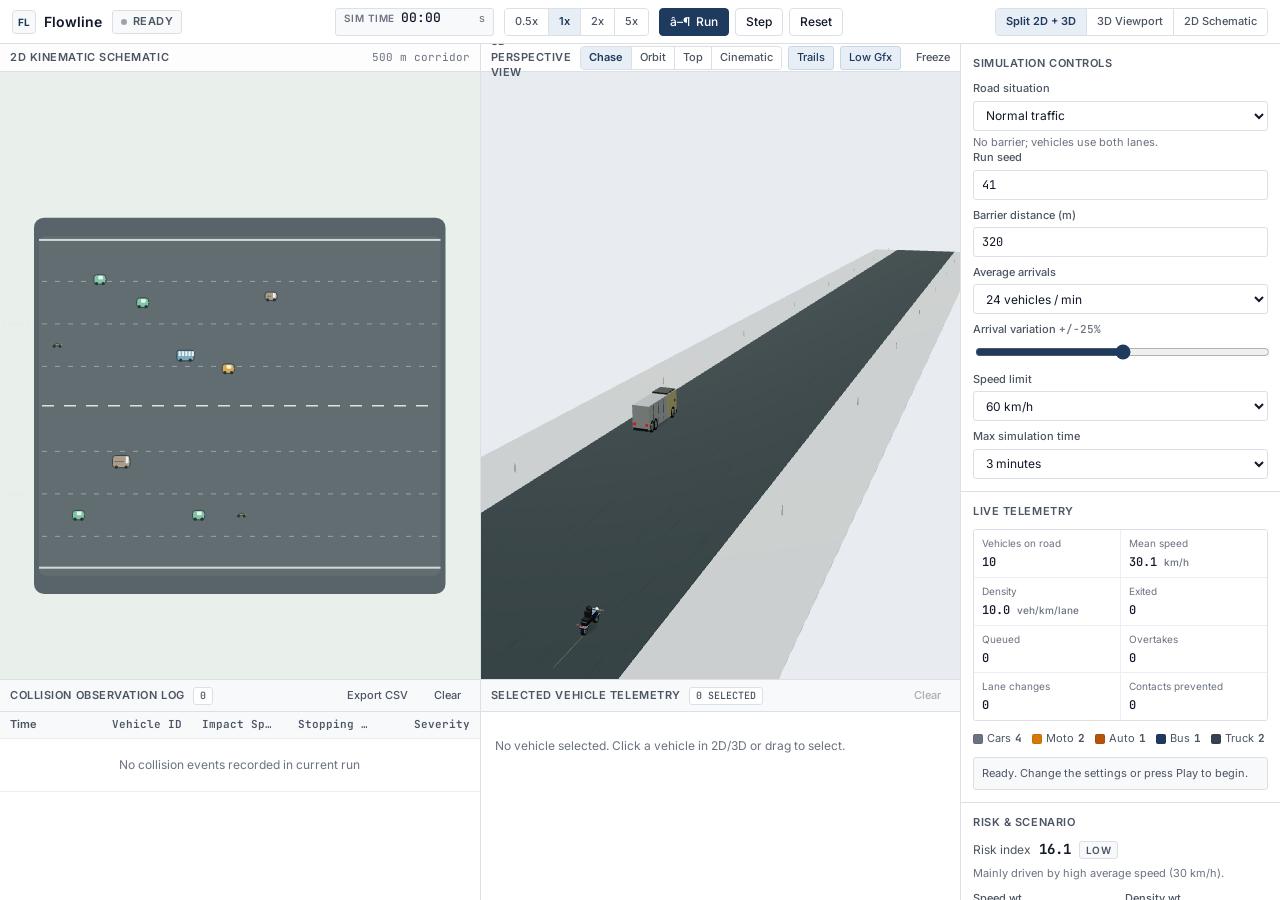
<file: browser_app/index.html>
﻿<!doctype html>
<html lang="en">
<head>
  <meta charset="utf-8">
  <meta name="viewport" content="width=device-width, initial-scale=1">
  <meta name="theme-color" content="#F4F5F7">
  <meta name="description" content="Flowline vehicle traffic simulation workstation.">
  <title>Flowline - Vehicle Traffic Studio</title>
  <link rel="icon" href="icon.svg" type="image/svg+xml">
  <link rel="preconnect" href="https://fonts.googleapis.com">
  <link rel="preconnect" href="https://fonts.gstatic.com" crossorigin>
  <link href="https://fonts.googleapis.com/css2?family=Inter:wght@400;500;600;700&family=JetBrains+Mono:wght@400;500;600&display=swap" rel="stylesheet">
  <link rel="stylesheet" href="styles.css">
  <link rel="stylesheet" href="microscopic.css">
  <script src="flowline-sim.js" defer></script>
  <script src="microscopic.js" defer></script>
  <script type="module" src="flowline-3d.js"></script>
</head>
<body>
  <div class="app-shell">
    <header class="topbar" role="banner">
      <div class="topbar-left">
        <div class="brand" aria-label="Flowline vehicle traffic studio">
          <span class="brand-mark" aria-hidden="true">FL</span>
          <span class="brand-name">Flowline</span>
        </div>
        <span class="status-badge" id="microStatusBadge"><span class="status-dot" id="microStatusDot"></span><span id="microStatus">READY</span></span>
      </div>
      <div class="topbar-center">
        <div class="clock-readout" aria-label="Simulated time">
          <span class="clock-label">SIM TIME</span>
          <strong id="microTime" class="mono">00:00.00</strong><span class="clock-unit">s</span>
        </div>
        <div class="segmented" role="group" aria-label="Playback speed">
          <label class="seg"><input type="radio" name="playbackSpeed" value="0.5"><span>0.5x</span></label>
          <label class="seg"><input type="radio" name="playbackSpeed" value="1" checked><span>1x</span></label>
          <label class="seg"><input type="radio" name="playbackSpeed" value="2"><span>2x</span></label>
          <label class="seg"><input type="radio" name="playbackSpeed" value="5"><span>5x</span></label>
        </div>
        <select id="microSpeed" hidden aria-hidden="true"><option value="0.5">0.5x</option><option value="1" selected>1x</option><option value="2">2x</option><option value="4">4x</option><option value="5">5x</option></select>
        <div class="transport-group">
          <button class="btn btn-primary" id="microPlay" type="button"><span id="microPlayIcon" aria-hidden="true">▶</span><span id="microPlayText">Run</span></button>
          <button class="btn btn-secondary" id="microStep" type="button" title="Step one frame">Step</button>
          <button class="btn btn-secondary" id="microReset" type="button">Reset</button>
        </div>
      </div>
      <div class="topbar-right">
        <div class="segmented" role="group" aria-label="Viewport mode">
          <button class="seg-btn is-active" id="microViewSplit" type="button" data-view="split" aria-pressed="true">Split 2D + 3D</button>
          <button class="seg-btn" id="microView3d" type="button" data-view="3d" aria-pressed="false">3D Viewport</button>
          <button class="seg-btn" id="microView2d" type="button" data-view="2d" aria-pressed="false">2D Schematic</button>
        </div>
      </div>
    </header>

    <div class="workspace">
      <main class="main-stage">
        <div class="viewport-upper" id="viewportUpper">
          <section class="viewport-panel vp-2d" id="panel2d" aria-label="2D kinematic schematic">
            <div class="vp-overlay-head">
              <span class="vp-title">2D KINEMATIC SCHEMATIC</span>
              <div class="vp-controls">
                <span class="vp-meta mono">500 m corridor</span>
              </div>
            </div>
            <div class="micro-road-wrap canvas-wrap" id="microRoadWrap">
              <canvas id="microRoad" role="img" aria-label="Two-dimensional traffic schematic."></canvas>
            </div>
          </section>
          <div class="viewport-divider" id="viewportDivider"></div>
          <section class="viewport-panel vp-3d" id="panel3d" aria-label="3D perspective view">
            <div class="vp-overlay-head">
              <span class="vp-title">3D PERSPECTIVE VIEW</span>
              <div class="vp-controls">
                <div class="segmented segmented-sm scene-3d-controls" role="group" aria-label="3D camera mode">
                  <button class="seg-btn is-active" type="button" data-3d-mode="chase" aria-pressed="true">Chase</button>
                  <button class="seg-btn" type="button" data-3d-mode="orbit" aria-pressed="false">Orbit</button>
                  <button class="seg-btn" type="button" data-3d-mode="top" aria-pressed="false">Top</button>
                  <button class="seg-btn" type="button" data-3d-mode="cinematic" aria-pressed="false">Cinematic</button>
                </div>
                <button class="btn btn-ghost-sm" type="button" data-3d-trails aria-pressed="true">Trails</button>
                <button class="btn btn-ghost-sm" type="button" data-3d-low-graphics aria-pressed="false">Low Gfx</button>
                <button class="btn btn-ghost-sm" type="button" data-3d-freeze aria-pressed="false">Freeze</button>
              </div>
            </div>
            <div class="micro-road-wrap canvas-wrap is-3d" id="microRoadWrap3d">
              <canvas id="microRoad3d" role="img" aria-label="Three-dimensional traffic perspective."></canvas>
            </div>
          </section>
        </div>

        <div class="telemetry-dock">
          <section class="dock-panel" aria-label="Collision observation log">
            <div class="panel-head">
              <div class="panel-head-left"><span class="panel-title">COLLISION OBSERVATION LOG</span><span class="count-badge mono" id="microCrashCount">0</span></div>
              <div class="panel-head-right">
                <button class="btn btn-ghost-sm" id="microCrashExport" type="button">Export CSV</button>
                <button class="btn btn-ghost-sm" id="microCrashClear" type="button">Clear</button>
              </div>
            </div>
            <div class="panel-body table-body">
              <table class="data-table" aria-label="Collision observation log">
                <thead><tr><th>Time</th><th>Vehicle ID</th><th>Impact Speed</th><th>Stopping Dist</th><th>Severity</th></tr></thead>
                <tbody id="microCrashVehicles"></tbody>
              </table>
              <div class="empty-row" id="microCrashEmpty">No collision events recorded in current run</div>
              <div id="microCrashReport" hidden>
                <div id="microCrashSummary" class="sr-only"></div>
              </div>
            </div>
          </section>
          <div class="dock-divider"></div>
          <section class="dock-panel" aria-label="Selected vehicle telemetry">
            <div class="panel-head">
              <div class="panel-head-left"><span class="panel-title">SELECTED VEHICLE TELEMETRY</span><span class="count-badge mono" id="microSelectionCount">0 SELECTED</span></div>
              <div class="panel-head-right"><button class="btn btn-ghost-sm" id="microClearSelection" type="button" disabled>Clear</button></div>
            </div>
            <div class="panel-body inspector-body">
              <div class="inspector-empty" id="microInspectorEmpty">No vehicle selected. Click a vehicle in 2D/3D or drag to select.</div>
              <div class="inspector-content" id="microInspectorContent" hidden>
                <div class="kv-grid">
                  <div class="kv"><span class="k">Vehicle</span><strong class="v mono" id="microSelectedType">—</strong></div>
                  <div class="kv"><span class="k">Lane / Strip</span><strong class="v mono" id="microSelectedLane">—</strong></div>
                  <div class="kv"><span class="k">Speed</span><strong class="v mono" id="microSelectedSpeed">—</strong></div>
                  <div class="kv"><span class="k">Acceleration</span><strong class="v mono" id="microSelectedAccel">—</strong></div>
                  <div class="kv"><span class="k">Headway</span><strong class="v mono" id="microSelectedGap">—</strong></div>
                  <div class="kv"><span class="k">TTC / SSD</span><strong class="v mono" id="microSelectedSafety">—</strong></div>
                  <div class="kv"><span class="k">Leader</span><strong class="v mono" id="microSelectedLeader">—</strong></div>
                  <div class="kv"><span class="k">State</span><strong class="v mono" id="microSelectedStatus">—</strong></div>
                </div>
                <div class="inspector-actions">
                  <label class="inline-field"><span>Requested speed</span>
                    <select id="microSelectedSpeedCap" class="field-select field-select-sm">
                      <option value="0">0 km/h (Halt)</option><option value="20">20 km/h</option><option value="30">30 km/h</option><option value="40">40 km/h</option><option value="50">50 km/h</option><option value="60" selected>60 km/h</option><option value="70">70 km/h</option><option value="80">80 km/h</option><option value="90">90 km/h</option><option value="100">100 km/h</option><option value="110">110 km/h</option><option value="120">120 km/h</option>
                    </select>
                  </label>
                  <button class="btn btn-secondary btn-sm" id="microApplySpeedCap" type="button" disabled>Apply</button>
                  <button class="btn btn-ghost-sm" id="microCancelSpeedCap" type="button" hidden>Cancel</button>
                </div>
                <div class="field-hint" id="microSpeedAvailability">Select a vehicle to see safe speed options.</div>
              </div>
            </div>
          </section>
        </div>
      </main>

      <aside class="inspector-right" aria-label="Parameter inspector">
        <div class="inspector-scroll">
          <section class="insp-section">
            <div class="insp-head">SIMULATION CONTROLS</div>
            <label class="field-label" for="microScenario">Road situation</label>
            <select class="field-select" id="microScenario">
              <option value="busy" selected>Normal traffic</option>
              <option value="partial">One lane closed</option>
              <option value="closure">Road fully closed</option>
            </select>
            <div class="field-hint" id="microScenarioHint">No barrier; vehicles use both lanes.</div>

            <div class="field-row">
              <label class="field-label" for="microSeed">Run seed</label>
              <input class="field-input mono" id="microSeed" type="number" min="0" max="4294967295" step="1" value="41">
            </div>
            <div id="microLaneSetting">
              <label class="field-label" for="microClosedLane">Lane to close</label>
              <select class="field-select" id="microClosedLane"><option value="0">Lane 1</option><option value="1" selected>Lane 2</option></select>
            </div>
            <label class="field-label" for="microBarrierPosition">Barrier distance (m)</label>
            <input class="field-input mono" id="microBarrierPosition" type="number" min="50" max="450" step="1" value="320">
            <label class="field-label" for="microArrivalRate">Average arrivals</label>
            <select class="field-select" id="microArrivalRate">
              <option value="12">12 vehicles / min</option>
              <option value="24" selected>24 vehicles / min</option>
              <option value="36">36 vehicles / min</option>
            </select>
            <label class="field-label" for="microVariation">Arrival variation <span class="mono muted" id="microVariationValue">±25%</span></label>
            <input class="field-range" id="microVariation" type="range" min="0" max="50" step="5" value="25">
            <label class="field-label" for="microSpeedLimit">Speed limit</label>
            <select class="field-select" id="microSpeedLimit">
              <option value="40">40 km/h</option><option value="60" selected>60 km/h</option><option value="80">80 km/h</option><option value="100">100 km/h</option>
            </select>
            <label class="field-label" for="microDuration">Max simulation time</label>
            <select class="field-select" id="microDuration">
              <option value="60">1 minute</option><option value="180" selected>3 minutes</option><option value="300">5 minutes</option><option value="0">No limit</option>
            </select>
          </section>

          <section class="insp-section">
            <div class="insp-head">LIVE TELEMETRY</div>
            <div class="telemetry-kv">
              <div class="tkv"><span>Vehicles on road</span><strong class="mono" id="microVehicleCount">0</strong></div>
              <div class="tkv"><span>Mean speed</span><strong class="mono" id="microMeanSpeed">0 <small>km/h</small></strong></div>
              <div class="tkv"><span>Density</span><strong class="mono" id="microDensity">0 <small>veh/km/lane</small></strong></div>
              <div class="tkv"><span>Exited</span><strong class="mono" id="microExited">0</strong></div>
              <div class="tkv"><span>Queued</span><strong class="mono" id="microQueue">0</strong></div>
              <div class="tkv"><span>Overtakes</span><strong class="mono" id="microOvertakes">0</strong></div>
              <div class="tkv"><span>Lane changes</span><strong class="mono" id="microLaneChanges">0</strong></div>
              <div class="tkv"><span>Contacts prevented</span><strong class="mono" id="microContacts">0</strong></div>
            </div>
            <div class="vehicle-mix">
              <span class="mix-item"><i class="swatch car"></i>Cars <b class="mono" id="carsCount">0</b></span>
              <span class="mix-item"><i class="swatch motorcycle"></i>Moto <b class="mono" id="motorcyclesCount">0</b></span>
              <span class="mix-item"><i class="swatch rickshaw"></i>Auto <b class="mono" id="rickshawsCount">0</b></span>
              <span class="mix-item"><i class="swatch bus"></i>Bus <b class="mono" id="busesCount">0</b></span>
              <span class="mix-item"><i class="swatch truck"></i>Truck <b class="mono" id="trucksCount">0</b></span>
            </div>
            <div class="event-readout" id="microEvent" aria-live="polite">Vehicles are ready. Press Run to start.</div>
          </section>

          <section class="insp-section">
            <div class="insp-head">RISK & SCENARIO</div>
            <div class="risk-row">Risk index <strong class="mono" id="microRiskIndex">0.0</strong> <span class="risk-band" id="microRiskBand">LOW</span></div>
            <p class="risk-explanation" id="microRiskExplanation" aria-live="polite"></p>
            <div class="field-grid-2">
              <label class="field-label">Speed wt<input class="field-input mono" id="microRiskSpeedWeight" type="number" min="0" max="1" step="0.05" value="0.35"></label>
              <label class="field-label">Density wt<input class="field-input mono" id="microRiskDensityWeight" type="number" min="0" max="1" step="0.05" value="0.25"></label>
              <label class="field-label">Conflict wt<input class="field-input mono" id="microRiskConflictWeight" type="number" min="0" max="1" step="0.05" value="0.25"></label>
              <label class="field-label">Crash wt<input class="field-input mono" id="microRiskCrashWeight" type="number" min="0" max="1" step="0.05" value="0.15"></label>
            </div>
            <div class="insp-actions">
              <button class="btn btn-secondary btn-sm" id="microScenarioSave" type="button">Save JSON</button>
              <label class="btn btn-secondary btn-sm" for="microScenarioLoad">Load JSON<input id="microScenarioLoad" type="file" accept="application/json,.json" hidden></label>
              <button class="btn btn-secondary btn-sm" id="microCsv" type="button">CSV</button>
              <button class="btn btn-secondary btn-sm" id="microJson" type="button">JSON</button>
            </div>
            <div class="insp-actions">
              <button class="btn btn-ghost-sm" id="microUndoPlacement" type="button" disabled>Undo move</button>
              <button class="btn btn-ghost-sm" id="microRedoPlacement" type="button" disabled>Redo move</button>
              <button class="btn btn-ghost-sm danger-text" id="microForceCrash" type="button">Force collision</button>
            </div>
            <label class="btn btn-ghost-sm" for="microVehicleImport" style="margin-top:8px;display:inline-flex">Import vehicles<input id="microVehicleImport" type="file" accept="application/json,.json" hidden></label>
            <div class="vehicle-import-report" id="microVehicleImportReport" role="status" hidden></div>
            <div id="microErrorBanner" class="error-banner" role="alert" hidden></div>
          </section>

          <section class="insp-section">
            <div class="insp-head">RUN HISTORY</div>
            <div class="timeline-row">
              <span class="mono muted" id="microTimelineTime">00:00</span>
              <input id="microTimeline" class="field-range" type="range" min="0" max="0" value="0" step="1" aria-label="Simulation history">
            </div>
            <div class="timeline-markers" id="microTimelineMarkers" aria-label="Run events">
              <button type="button" class="timeline-marker marker-conflict" data-event="conflict" aria-label="First conflict" hidden>CONFLICT</button>
              <button type="button" class="timeline-marker marker-braking" data-event="braking" aria-label="First braking event" hidden>BRAKING</button>
              <button type="button" class="timeline-marker marker-crash" data-event="crash" aria-label="Crash detected" hidden disabled>CRASH</button>
            </div>
          </section>

          <details class="insp-section insp-details">
            <summary class="insp-head">SCENARIO EDITOR / MODEL</summary>
            <div class="insp-details-body">
              <button class="btn btn-secondary btn-sm" id="microEditorToggle" type="button" aria-pressed="false">Editor mode</button>
              <div id="microEditorBody" hidden>
                <p class="field-hint">Edit scenario, save/load JSON. Simulation state remains source of truth.</p>
              </div>
              <p class="field-hint" id="microPlacementHint">Before Run, drag vehicles to reposition. Unsafe overlaps are refused.</p>
              <p class="field-hint">Simplified, uncalibrated model. Educational use only; not for engineering decisions.</p>
            </div>
          </details>
        </div>
      </aside>
    </div>
  </div>

  <div id="microInspectorTitle" hidden></div>
  <div id="microInspectorHelp" hidden></div>
  <div id="microInspectorEmptyDetail" hidden></div>
  <div id="microInspectorContentDetail" hidden></div>
  <div id="microSelectedTypeDetail" hidden></div>
  <div id="microSelectedSpeedDetail" hidden></div>
  <div id="microSelectedLaneDetail" hidden></div>
  <div id="microSelectedGapDetail" hidden></div>
  <div id="microSelectedLeaderDetail" hidden></div>
  <div id="microSelectedStatusDetail" hidden></div>
  <button id="microThemeToggle" hidden aria-hidden="true"></button>
</body>
</html>
</file>
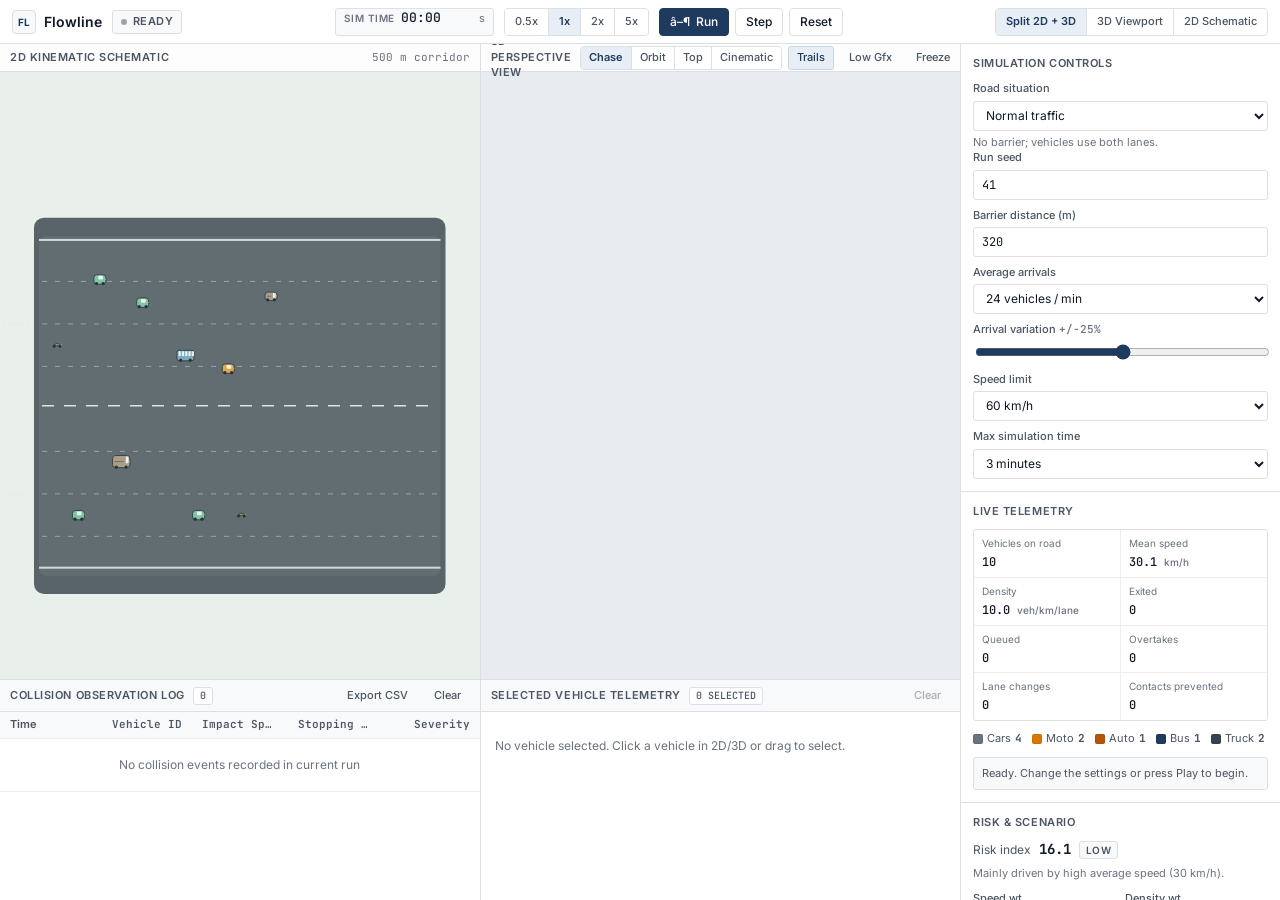
<file: browser_app/microscopic.html>
<!doctype html>
<html lang="en">
<head>
  <meta charset="utf-8">
  <meta http-equiv="refresh" content="0; url=index.html">
  <meta name="viewport" content="width=device-width, initial-scale=1">
  <title>Flowline - Vehicle Traffic Studio</title>
</head>
<body>
  <p>The vehicle model has moved to <a href="index.html">Flowline</a>.</p>
</body>
</html>
</file>
<file: browser_app/styles.css>
﻿/* Flowline workstation - crisp daylight engineering UI */
:root {
  --bg: #F4F5F7;
  --surface: #FFFFFF;
  --surface-alt: #F8F9FA;
  --border: #DCDFE4;
  --border-subtle: #ECEEF2;
  --text: #111827;
  --text-muted: #4B5563;
  --text-quiet: #6B7280;
  --accent: #1E3A5F;
  --accent-soft: #E8EEF5;
  --warn: #D97706;
  --warn-soft: #FEF3C7;
  --danger: #DC2626;
  --danger-soft: #FEE2E2;
  --ok: #2F6B4F;
  --font-ui: 'Inter', -apple-system, BlinkMacSystemFont, 'Segoe UI', sans-serif;
  --font-mono: 'JetBrains Mono', ui-monospace, SFMono-Regular, Consolas, monospace;
  --radius: 4px;
}
*, *::before, *::after { box-sizing: border-box; }
html, body { height: 100%; margin: 0; overflow: hidden; }
body.workstation-active { overflow: hidden; }
body:not(.workstation-active) { overflow: auto; }
body:not(.workstation-active) .app-shell#flowlineApp { display: none; }
body { background: var(--bg); color: var(--text); font: 13px/1.4 var(--font-ui); }
button, input, select { font: inherit; color: inherit; }
button { cursor: pointer; }
.mono { font-family: var(--font-mono); font-variant-numeric: tabular-nums; }
.muted { color: var(--text-quiet); }
.sr-only { position: absolute !important; width: 1px; height: 1px; padding: 0; margin: -1px; overflow: hidden; clip: rect(0,0,0,0); border: 0; }

.app-shell { height: 100vh; width: 100vw; display: flex; flex-direction: column; overflow: hidden; }
.topbar { height: 44px; flex-shrink: 0; display: flex; align-items: center; justify-content: space-between; gap: 12px; padding: 0 12px; background: var(--surface); border-bottom: 1px solid var(--border); }
.topbar-left, .topbar-center, .topbar-right { display: flex; align-items: center; gap: 10px; }
.topbar-center { flex: 1; justify-content: center; min-width: 0; }
.brand { display: inline-flex; align-items: center; gap: 8px; font-size: 14px; font-weight: 600; color: var(--text); }
.brand-mark { display: inline-flex; align-items: center; justify-content: center; width: 24px; height: 24px; border: 1px solid var(--border); border-radius: 4px; background: var(--surface-alt); font-size: 10px; font-weight: 700; color: var(--accent); letter-spacing: 0.04em; }
.status-badge { display: inline-flex; align-items: center; gap: 6px; padding: 0 8px; height: 24px; border: 1px solid var(--border); border-radius: 3px; background: var(--surface-alt); font-size: 11px; font-weight: 600; letter-spacing: 0.04em; color: var(--text-muted); white-space: nowrap; }
.status-dot { width: 6px; height: 6px; border-radius: 50%; background: #9CA3AF; }
.status-badge.is-running .status-dot { background: var(--ok); }
.status-badge.is-history .status-dot { background: var(--accent); }
.status-badge.is-congestion .status-dot, .status-badge.is-complete .status-dot, .status-badge.is-alert .status-dot { background: var(--danger); }

.clock-readout { display: inline-flex; align-items: baseline; gap: 6px; padding: 0 8px; height: 28px; border: 1px solid var(--border); border-radius: 3px; background: var(--surface-alt); }
.clock-label { font-size: 10px; font-weight: 600; letter-spacing: 0.05em; color: var(--text-quiet); }
.clock-readout strong { font-size: 13px; font-weight: 500; color: var(--text); min-width: 72px; }
.clock-unit { font-size: 11px; color: var(--text-quiet); }

.btn { height: 28px; padding: 0 10px; border: 1px solid var(--border); border-radius: var(--radius); background: var(--surface); font-size: 12px; font-weight: 500; line-height: 1; display: inline-flex; align-items: center; justify-content: center; gap: 6px; white-space: nowrap; }
.btn:hover:not(:disabled) { background: var(--surface-alt); }
.btn:disabled { opacity: 0.45; cursor: default; }
.btn-primary { background: var(--accent); border-color: var(--accent); color: #fff; }
.btn-primary:hover:not(:disabled) { filter: brightness(1.08); background: var(--accent); }
.btn-secondary { background: var(--surface); color: var(--text); }
.btn-ghost-sm { height: 24px; padding: 0 8px; border: 1px solid transparent; border-radius: 3px; background: transparent; font-size: 11px; color: var(--text-muted); }
.btn-ghost-sm:hover { background: var(--surface-alt); border-color: var(--border); }
.btn-ghost-sm[aria-pressed="true"], .btn-ghost-sm.is-active { color: var(--accent); background: var(--accent-soft); border-color: #C9D6E3; }
.btn-sm { height: 26px; font-size: 11px; padding: 0 8px; }
.danger-text { color: var(--danger); }
.transport-group { display: inline-flex; gap: 6px; }

.segmented { display: inline-flex; align-items: stretch; border: 1px solid var(--border); border-radius: var(--radius); overflow: hidden; background: var(--surface); }
.seg { position: relative; display: inline-flex; }
.seg input { position: absolute; opacity: 0; width: 0; height: 0; }
.seg span, .seg-btn { display: inline-flex; align-items: center; justify-content: center; height: 26px; padding: 0 10px; font-size: 11px; font-weight: 500; color: var(--text-muted); background: var(--surface); border: 0; border-right: 1px solid var(--border); cursor: pointer; }
.seg:last-child span, .segmented .seg-btn:last-child { border-right: 0; }
.seg input:checked + span, .seg-btn.is-active, .seg-btn[aria-pressed="true"] { background: var(--accent-soft); color: var(--accent); font-weight: 600; }
.segmented-sm .seg-btn, .segmented-sm .seg span { height: 22px; padding: 0 8px; font-size: 11px; }

.workspace { flex: 1; min-height: 0; display: flex; overflow: hidden; }
.main-stage { flex: 1; min-width: 0; min-height: 0; display: flex; flex-direction: column; overflow: hidden; }
.viewport-upper { flex: 1 1 auto; min-height: 0; display: flex; overflow: hidden; border-bottom: 1px solid var(--border); }
.viewport-panel { flex: 1; min-width: 0; min-height: 0; display: flex; flex-direction: column; position: relative; background: #E8ECF1; }
.viewport-panel.hidden { display: none; }
.viewport-divider { width: 1px; background: var(--border); flex-shrink: 0; }
.viewport-divider.hidden { display: none; }
.vp-overlay-head { height: 28px; flex-shrink: 0; display: flex; align-items: center; justify-content: space-between; gap: 8px; padding: 0 10px; background: rgba(255,255,255,0.92); border-bottom: 1px solid var(--border); z-index: 2; }
.vp-title { font-size: 11px; font-weight: 600; letter-spacing: 0.05em; text-transform: uppercase; color: var(--text-muted); }
.vp-controls { display: inline-flex; align-items: center; gap: 6px; }
.vp-meta { font-size: 11px; color: var(--text-quiet); }
.canvas-wrap, .micro-road-wrap { flex: 1; min-height: 0; position: relative; overflow: hidden; background: #E8ECF1; }
#microRoad, #microRoad3d { display: block; width: 100%; height: 100%; }
#microRoad { cursor: default; touch-action: none; }
#microRoad3d { cursor: grab; touch-action: none; }
#microRoad3d:active { cursor: grabbing; }

.telemetry-dock { height: 220px; flex-shrink: 0; display: flex; min-height: 0; background: var(--surface); }
.dock-panel { flex: 1; min-width: 0; min-height: 0; display: flex; flex-direction: column; overflow: hidden; }
.dock-divider { width: 1px; background: var(--border); flex-shrink: 0; }
.panel-head { height: 32px; flex-shrink: 0; display: flex; align-items: center; justify-content: space-between; gap: 8px; padding: 0 10px; background: var(--surface-alt); border-bottom: 1px solid var(--border); }
.panel-head-left, .panel-head-right { display: inline-flex; align-items: center; gap: 8px; }
.panel-title { font-size: 11px; font-weight: 600; letter-spacing: 0.05em; text-transform: uppercase; color: var(--text-muted); }
.count-badge { display: inline-flex; align-items: center; height: 18px; padding: 0 6px; border: 1px solid var(--border); border-radius: 3px; background: var(--surface); font-size: 10px; font-weight: 500; color: var(--text-muted); }
.panel-body { flex: 1; min-height: 0; overflow: auto; }
.table-body { position: relative; overflow: auto; }
.data-table { width: 100%; border-collapse: collapse; table-layout: fixed; font-size: 12px; }
.data-table th, .data-table td { padding: 0 10px; height: 26px; border-bottom: 1px solid var(--border-subtle); text-align: left; white-space: nowrap; overflow: hidden; text-overflow: ellipsis; }
.data-table th { position: sticky; top: 0; z-index: 1; background: var(--surface-alt); font-size: 11px; font-weight: 600; color: var(--text-muted); }
.data-table td:not(:first-child), .data-table th:not(:first-child) { text-align: right; font-family: var(--font-mono); font-variant-numeric: tabular-nums; }
.data-table tbody tr:hover { background: #F9FAFB; }
.empty-row { padding: 18px 10px; font-size: 12px; color: var(--text-quiet); text-align: center; border-bottom: 1px solid var(--border-subtle); }
.empty-row.hidden { display: none; }

.inspector-body { padding: 10px; }
.inspector-empty { font-size: 12px; color: var(--text-quiet); padding: 16px 4px; }
.inspector-content[hidden], .inspector-empty[hidden] { display: none !important; }
.kv-grid { display: grid; grid-template-columns: 1fr 1fr; gap: 8px 12px; }
.kv { min-width: 0; }
.kv .k { display: block; font-size: 11px; color: var(--text-muted); margin-bottom: 2px; }
.kv .v { display: block; font-size: 12px; font-weight: 500; color: var(--text); white-space: nowrap; overflow: hidden; text-overflow: ellipsis; }
.inspector-actions { display: flex; align-items: center; gap: 8px; margin-top: 10px; flex-wrap: wrap; }
.inline-field { display: inline-flex; align-items: center; gap: 6px; font-size: 11px; color: var(--text-muted); }

.inspector-right { width: 320px; flex-shrink: 0; border-left: 1px solid var(--border); background: var(--surface); min-height: 0; overflow: hidden; }
.inspector-scroll { height: 100%; overflow: auto; }
.insp-section { padding: 12px; border-bottom: 1px solid var(--border); }
.insp-head { font-size: 11px; font-weight: 600; letter-spacing: 0.05em; text-transform: uppercase; color: var(--text-muted); margin-bottom: 10px; }
.insp-details > summary { list-style: none; cursor: pointer; margin-bottom: 0; }
.insp-details > summary::-webkit-details-marker { display: none; }
.insp-details[open] > summary { margin-bottom: 10px; }
.insp-details-body { display: flex; flex-direction: column; gap: 8px; }
.field-label { display: block; font-size: 11px; font-weight: 500; color: var(--text-muted); margin-bottom: 4px; margin-top: 8px; }
.field-label:first-child { margin-top: 0; }
.field-select, .field-input { width: 100%; height: 30px; padding: 0 8px; border: 1px solid var(--border); border-radius: 3px; background: var(--surface); color: var(--text); font-size: 12px; }
.field-select-sm { height: 26px; font-size: 11px; width: auto; }
.field-range { width: 100%; accent-color: var(--accent); }
.field-hint { margin-top: 4px; font-size: 11px; line-height: 1.4; color: var(--text-quiet); }
.field-grid-2 { display: grid; grid-template-columns: 1fr 1fr; gap: 8px; }
.field-grid-2 .field-label { margin-top: 0; }
.field-grid-2 .field-input { margin-top: 4px; }

.telemetry-kv { display: grid; grid-template-columns: 1fr 1fr; gap: 0; border: 1px solid var(--border); border-radius: 3px; overflow: hidden; }
.tkv { padding: 6px 8px; border-bottom: 1px solid var(--border-subtle); border-right: 1px solid var(--border-subtle); background: var(--surface); }
.tkv:nth-child(2n) { border-right: 0; }
.tkv:nth-last-child(-n+2) { border-bottom: 0; }
.tkv span { display: block; font-size: 10px; color: var(--text-quiet); margin-bottom: 2px; }
.tkv strong { font-size: 12px; font-weight: 500; color: var(--text); }
.tkv strong small { font-size: 10px; color: var(--text-quiet); font-family: var(--font-ui); }

.vehicle-mix { display: flex; flex-wrap: wrap; gap: 8px 10px; margin-top: 10px; font-size: 11px; color: var(--text-muted); }
.mix-item { display: inline-flex; align-items: center; gap: 4px; }
.swatch { width: 10px; height: 10px; border-radius: 2px; border: 1px solid rgba(0,0,0,0.08); }
.swatch.car { background: #6B7280; } .swatch.motorcycle { background: #D97706; } .swatch.rickshaw { background: #B45309; } .swatch.bus { background: #1E3A5F; } .swatch.truck { background: #374151; }

.event-readout { margin-top: 10px; padding: 8px; border: 1px solid var(--border); border-radius: 3px; background: var(--surface-alt); font-size: 11px; color: var(--text-muted); line-height: 1.4; }
.event-readout.is-alert { border-color: #F1CACA; background: #FDF5F5; color: #991B1B; }
.risk-row { font-size: 12px; color: var(--text-muted); display: flex; align-items: center; gap: 8px; }
.risk-row strong { font-size: 14px; color: var(--text); }
.risk-band { font-size: 10px; font-weight: 600; letter-spacing: 0.04em; padding: 1px 6px; border: 1px solid var(--border); border-radius: 3px; background: var(--surface-alt); }
.risk-band[data-risk="moderate"] { color: #92400E; border-color: #FDE68A; background: #FFFBEB; }
.risk-band[data-risk="high"] { color: #991B1B; border-color: #FECACA; background: #FEF2F2; }
.risk-explanation { margin: 6px 0 10px; font-size: 11px; color: var(--text-quiet); line-height: 1.4; }
.insp-actions { display: flex; flex-wrap: wrap; gap: 6px; margin-top: 10px; }
.timeline-row { display: flex; align-items: center; gap: 8px; }
.timeline-row .field-range { flex: 1; }
.timeline-markers { display: flex; gap: 4px; flex-wrap: wrap; margin-top: 8px; min-height: 20px; }
.timeline-marker { height: 20px; padding: 0 6px; border: 1px solid var(--border); border-radius: 3px; background: var(--surface); font-size: 10px; font-weight: 600; color: var(--text-muted); }
.timeline-marker.marker-conflict { color: #92400E; border-color: #FDE68A; background: #FFFBEB; }
.timeline-marker.marker-braking { color: #92400E; border-color: #FED7AA; background: #FFF7ED; }
.timeline-marker.marker-crash { color: var(--danger); border-color: #FECACA; background: #FEF2F2; }
.timeline-marker:disabled { opacity: 0.5; cursor: default; }

.error-banner { margin-top: 8px; padding: 8px; border: 1px solid #FECACA; border-radius: 3px; background: #FEF2F2; color: #991B1B; font-size: 11px; }
.error-banner[hidden], .vehicle-import-report[hidden] { display: none; }
.vehicle-import-report { margin-top: 8px; padding: 8px; border: 1px solid var(--border); border-radius: 3px; font-size: 11px; color: var(--text-muted); background: var(--surface-alt); }
.vehicle-import-report.is-alert { border-color: #FDE68A; background: #FFFBEB; color: #92400E; }

.flowline-3d-label { position: absolute; transform: translate(-50%, -100%); padding: 2px 6px; border: 1px solid var(--border); border-radius: 3px; background: rgba(255,255,255,0.96); color: var(--text); font: 11px/1.2 var(--font-mono); font-variant-numeric: tabular-nums; white-space: nowrap; pointer-events: none; box-shadow: 0 1px 2px rgba(0,0,0,0.06); }
.flowline-3d-event { position: absolute; transform: translate(-50%, -100%); padding: 2px 6px; border: 1px solid #FECACA; border-radius: 3px; background: #FEF2F2; color: var(--danger); font: 11px/1.2 var(--font-mono); pointer-events: none; }

@media (max-width: 1100px) {
  body { overflow: auto; }
  .app-shell { height: auto; min-height: 100vh; overflow: visible; }
  .workspace { flex-direction: column; overflow: visible; }
  .viewport-upper { min-height: 60vh; }
  .inspector-right { width: 100%; border-left: 0; border-top: 1px solid var(--border); }
  .topbar { height: auto; padding: 8px 12px; flex-wrap: wrap; }
  .topbar-center { order: 3; width: 100%; justify-content: flex-start; flex-wrap: wrap; }
}
@media (max-width: 720px) {
  .viewport-upper { flex-direction: column; }
  .viewport-divider { width: 100%; height: 1px; }
  .telemetry-dock { flex-direction: column; height: auto; }
  .dock-divider { width: 100%; height: 1px; }
  .dock-panel { min-height: 180px; }
}
</file>
<file: browser_app/microscopic.css>
﻿/* Microscopic compat: keep JS-hooked classes stable while workstation CSS drives layout */
.micro-road-wrap.is-selecting #microRoad { cursor: crosshair; }
.micro-road-wrap.is-vehicle-dragging #microRoad,
.micro-road-wrap.is-barrier-dragging #microRoad { cursor: grabbing; }
.micro-road-wrap.is-vehicle-draggable #microRoad { cursor: grab; }
.micro-road-wrap.is-barrier-draggable #microRoad { cursor: ew-resize; }
.micro-road-wrap.has-selection #microRoad { cursor: pointer; }
.timeline-marker[hidden] { display: none !important; }
#microCrashVehicles:empty + #microCrashEmpty { display: block; }
#microCrashVehicles:not(:empty) + #microCrashEmpty { display: none; }
</file>
